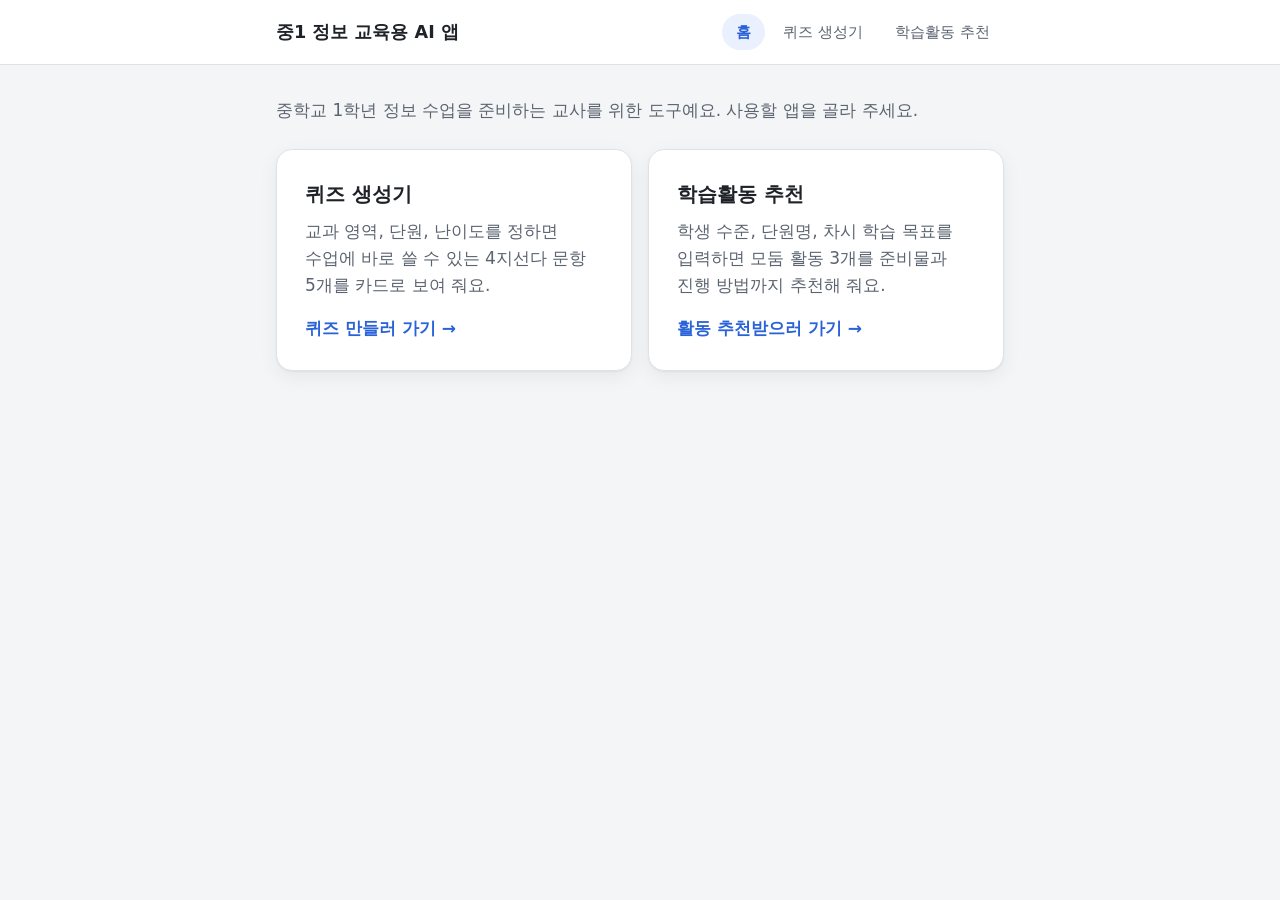
<file: index.html>
<!DOCTYPE html>
<html lang="ko">
<head>
  <meta charset="UTF-8">
  <meta name="viewport" content="width=device-width, initial-scale=1.0">
  <title>중1 정보 교육용 AI 앱</title>
  <link rel="stylesheet" href="style.css">
</head>
<body>
  <header>
    <h1>중1 정보 교육용 AI 앱</h1>
    <nav aria-label="주 메뉴">
      <a href="index.html" aria-current="page">홈</a>
      <a href="quiz.html">퀴즈 생성기</a>
      <a href="activity.html">학습활동 추천</a>
    </nav>
  </header>
  <main>
    <p class="menu-intro">중학교 1학년 정보 수업을 준비하는 교사를 위한 도구예요. 사용할 앱을 골라 주세요.</p>
    <div class="menu-grid">
      <a class="menu-card" href="quiz.html">
        <h2>퀴즈 생성기</h2>
        <p>교과 영역, 단원, 난이도를 정하면 수업에 바로 쓸 수 있는 4지선다 문항 5개를 카드로 보여 줘요.</p>
        <span class="menu-link">퀴즈 만들러 가기 →</span>
      </a>
      <a class="menu-card" href="activity.html">
        <h2>학습활동 추천</h2>
        <p>학생 수준, 단원명, 차시 학습 목표를 입력하면 모둠 활동 3개를 준비물과 진행 방법까지 추천해 줘요.</p>
        <span class="menu-link">활동 추천받으러 가기 →</span>
      </a>
    </div>
  </main>
</body>
</html>
</file>
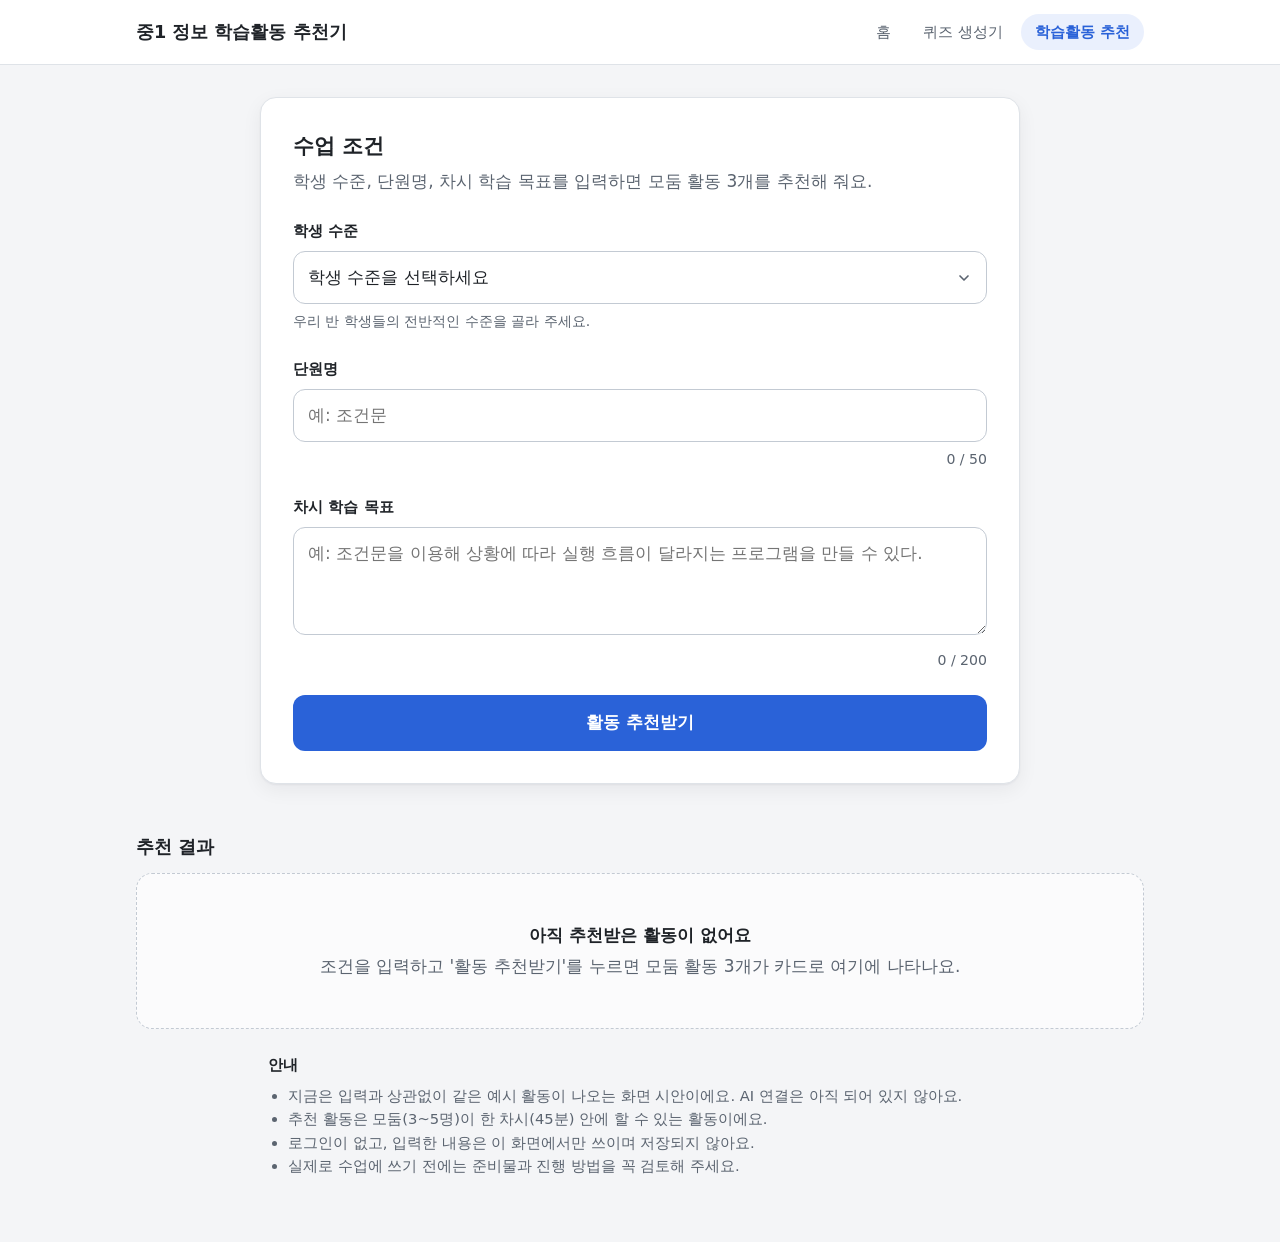
<file: activity.html>
<!DOCTYPE html>
<html lang="ko">
<head>
  <meta charset="UTF-8">
  <meta name="viewport" content="width=device-width, initial-scale=1.0">
  <title>중1 정보 학습활동 추천기</title>
  <link rel="stylesheet" href="style.css">
</head>
<body class="page-wide">
  <header>
    <h1>중1 정보 학습활동 추천기</h1>
    <nav aria-label="주 메뉴">
      <a href="index.html">홈</a>
      <a href="quiz.html">퀴즈 생성기</a>
      <a href="activity.html" aria-current="page">학습활동 추천</a>
    </nav>
  </header>

  <main>
    <section class="card narrow" aria-labelledby="form-title">
      <h2 id="form-title">수업 조건</h2>
      <p class="card-desc">학생 수준, 단원명, 차시 학습 목표를 입력하면 모둠 활동 3개를 추천해 줘요.</p>

      <form id="activity-form" novalidate>
        <fieldset id="form-fields" class="form-fields">
          <legend class="visually-hidden">수업 조건 입력</legend>

          <div class="field">
            <label for="level">학생 수준</label>
            <select id="level" name="level" aria-describedby="level-hint level-error">
              <option value="">학생 수준을 선택하세요</option>
              <option value="기초">기초</option>
              <option value="보통">보통</option>
              <option value="심화">심화</option>
            </select>
            <p id="level-hint" class="hint">우리 반 학생들의 전반적인 수준을 골라 주세요.</p>
            <p id="level-error" class="field-error" hidden></p>
          </div>

          <div class="field">
            <label for="unit">단원명</label>
            <input id="unit" name="unit" type="text" maxlength="50" autocomplete="off"
                   placeholder="예: 조건문" aria-describedby="unit-count unit-error">
            <div class="field-meta">
              <span id="unit-count" class="count" aria-hidden="true">0 / 50</span>
            </div>
            <p id="unit-error" class="field-error" hidden></p>
          </div>

          <div class="field">
            <label for="goal">차시 학습 목표</label>
            <textarea id="goal" name="goal" rows="3" maxlength="200"
                      placeholder="예: 조건문을 이용해 상황에 따라 실행 흐름이 달라지는 프로그램을 만들 수 있다."
                      aria-describedby="goal-count goal-error"></textarea>
            <div class="field-meta">
              <span id="goal-count" class="count" aria-hidden="true">0 / 200</span>
            </div>
            <p id="goal-error" class="field-error" hidden></p>
          </div>
        </fieldset>

        <button id="recommend-btn" class="btn-primary" type="submit">활동 추천받기</button>
      </form>
    </section>

    <div id="status" class="status narrow" role="status" aria-live="polite"></div>

    <section id="result" class="result" aria-labelledby="result-title">
      <h2 id="result-title">추천 결과</h2>

      <div id="result-actions" class="result-actions" hidden>
        <div>
          <p id="result-summary" class="result-summary"></p>
          <p id="result-goal" class="result-sub"></p>
        </div>
        <div class="action-buttons">
          <button id="again-btn" class="btn-secondary" type="button">다른 활동 추천받기</button>
        </div>
      </div>

      <div id="empty-state" class="empty-state">
        <p class="empty-title">아직 추천받은 활동이 없어요</p>
        <p>조건을 입력하고 '활동 추천받기'를 누르면 모둠 활동 3개가 카드로 여기에 나타나요.</p>
      </div>

      <div id="cards" class="activity-cards" hidden></div>
    </section>

    <aside class="notice narrow">
      <h2>안내</h2>
      <ul>
        <li>지금은 입력과 상관없이 같은 예시 활동이 나오는 화면 시안이에요. AI 연결은 아직 되어 있지 않아요.</li>
        <li>추천 활동은 모둠(3~5명)이 한 차시(45분) 안에 할 수 있는 활동이에요.</li>
        <li>로그인이 없고, 입력한 내용은 이 화면에서만 쓰이며 저장되지 않아요.</li>
        <li>실제로 수업에 쓰기 전에는 준비물과 진행 방법을 꼭 검토해 주세요.</li>
      </ul>
    </aside>
  </main>

  <script src="common.js"></script>
  <script src="activity.js"></script>
</body>
</html>
</file>
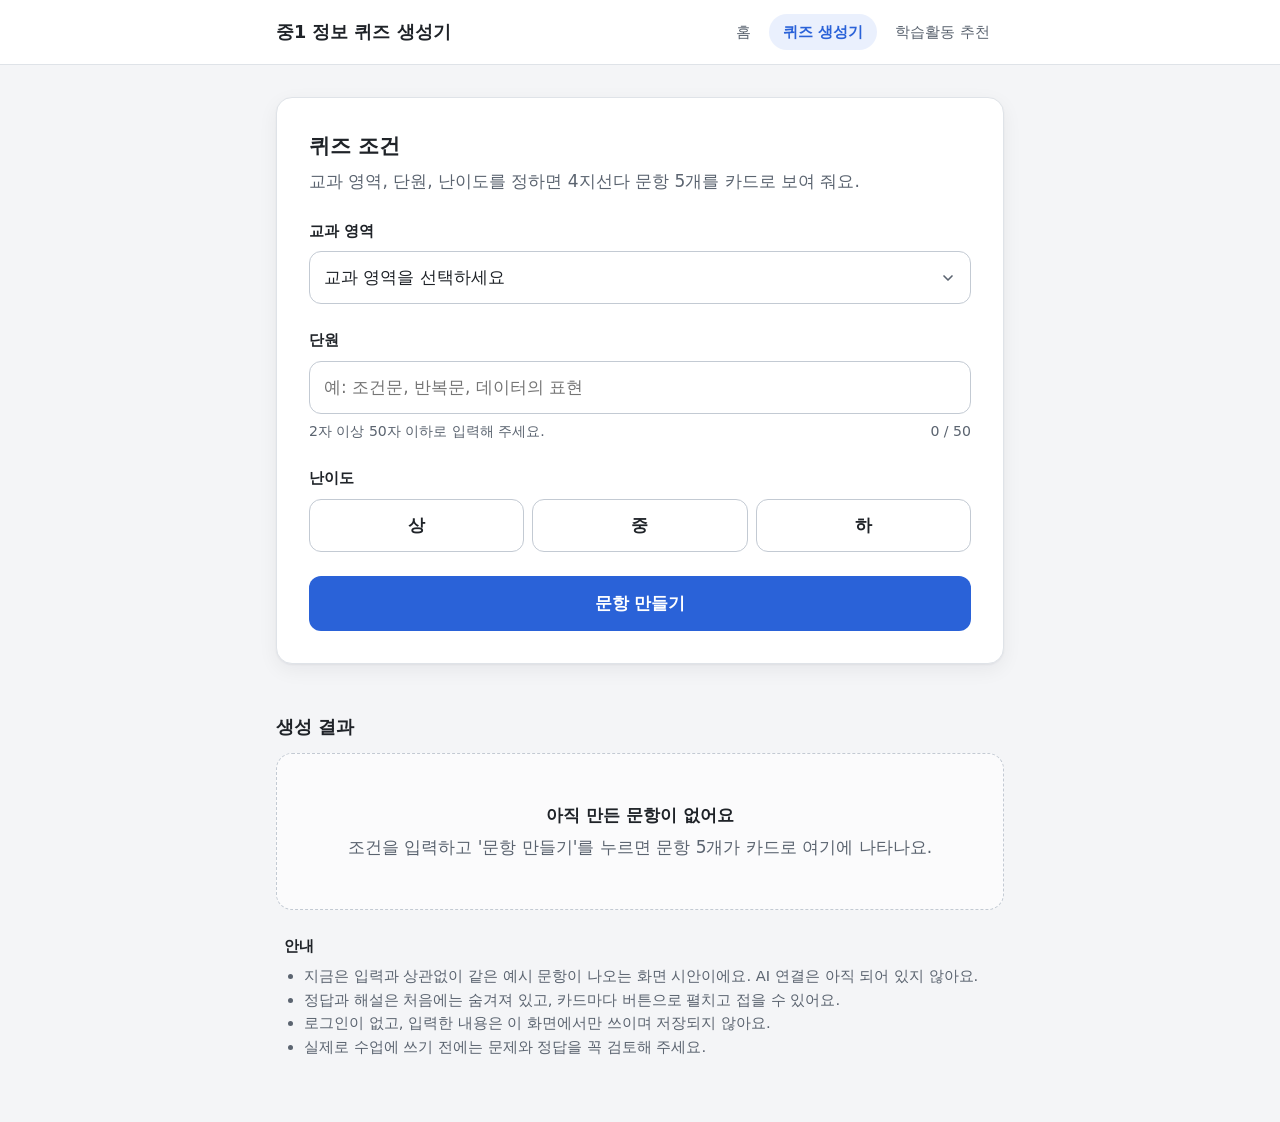
<file: quiz.html>
<!DOCTYPE html>
<html lang="ko">
<head>
  <meta charset="UTF-8">
  <meta name="viewport" content="width=device-width, initial-scale=1.0">
  <title>중1 정보 퀴즈 생성기</title>
  <link rel="stylesheet" href="style.css">
</head>
<body>
  <header>
    <h1>중1 정보 퀴즈 생성기</h1>
    <nav aria-label="주 메뉴">
      <a href="index.html">홈</a>
      <a href="quiz.html" aria-current="page">퀴즈 생성기</a>
      <a href="activity.html">학습활동 추천</a>
    </nav>
  </header>

  <main>
    <section class="card" aria-labelledby="form-title">
      <h2 id="form-title">퀴즈 조건</h2>
      <p class="card-desc">교과 영역, 단원, 난이도를 정하면 4지선다 문항 5개를 카드로 보여 줘요.</p>

      <form id="quiz-form" novalidate>
        <fieldset id="form-fields" class="form-fields">
          <legend class="visually-hidden">퀴즈 조건 입력</legend>

          <div class="field">
            <label for="area">교과 영역</label>
            <select id="area" name="area" aria-describedby="area-error">
              <option value="">교과 영역을 선택하세요</option>
              <option value="컴퓨팅 시스템">컴퓨팅 시스템</option>
              <option value="데이터">데이터</option>
              <option value="알고리즘과 프로그래밍">알고리즘과 프로그래밍</option>
              <option value="인공지능">인공지능</option>
              <option value="디지털 문화">디지털 문화</option>
            </select>
            <p id="area-error" class="field-error" hidden></p>
          </div>

          <div class="field">
            <label for="unit">단원</label>
            <input id="unit" name="unit" type="text" maxlength="50" autocomplete="off"
                   placeholder="예: 조건문, 반복문, 데이터의 표현" aria-describedby="unit-hint unit-error">
            <div class="field-meta">
              <p id="unit-hint" class="hint">2자 이상 50자 이하로 입력해 주세요.</p>
              <span id="unit-count" class="count" aria-hidden="true">0 / 50</span>
            </div>
            <p id="unit-error" class="field-error" hidden></p>
          </div>

          <div class="field">
            <span id="level-label" class="label">난이도</span>
            <div id="level-group" class="segmented" role="radiogroup" aria-labelledby="level-label" aria-describedby="level-error">
              <div class="segment">
                <input type="radio" id="level-high" name="level" value="상">
                <label for="level-high">상</label>
              </div>
              <div class="segment">
                <input type="radio" id="level-mid" name="level" value="중">
                <label for="level-mid">중</label>
              </div>
              <div class="segment">
                <input type="radio" id="level-low" name="level" value="하">
                <label for="level-low">하</label>
              </div>
            </div>
            <p id="level-error" class="field-error" hidden></p>
          </div>
        </fieldset>

        <button id="generate-btn" class="btn-primary" type="submit">문항 만들기</button>
      </form>
    </section>

    <div id="status" class="status" role="status" aria-live="polite"></div>

    <section id="result" class="result" aria-labelledby="result-title">
      <h2 id="result-title">생성 결과</h2>

      <div id="result-actions" class="result-actions" hidden>
        <p id="result-summary" class="result-summary"></p>
        <div class="action-buttons">
          <button id="copy-btn" class="btn-secondary" type="button">전체 복사</button>
          <button id="csv-btn" class="btn-secondary" type="button">엑셀(CSV) 내려받기</button>
          <button id="regen-btn" class="btn-secondary" type="button">다시 만들기</button>
        </div>
      </div>

      <div id="empty-state" class="empty-state">
        <p class="empty-title">아직 만든 문항이 없어요</p>
        <p>조건을 입력하고 '문항 만들기'를 누르면 문항 5개가 카드로 여기에 나타나요.</p>
      </div>

      <div id="cards" class="cards" hidden></div>
    </section>

    <aside class="notice">
      <h2>안내</h2>
      <ul>
        <li>지금은 입력과 상관없이 같은 예시 문항이 나오는 화면 시안이에요. AI 연결은 아직 되어 있지 않아요.</li>
        <li>정답과 해설은 처음에는 숨겨져 있고, 카드마다 버튼으로 펼치고 접을 수 있어요.</li>
        <li>로그인이 없고, 입력한 내용은 이 화면에서만 쓰이며 저장되지 않아요.</li>
        <li>실제로 수업에 쓰기 전에는 문제와 정답을 꼭 검토해 주세요.</li>
      </ul>
    </aside>
  </main>

  <script src="common.js"></script>
  <script src="quiz.js"></script>
</body>
</html>
</file>
<file: style.css>
:root {
  --bg: #f4f5f7;
  --surface: #fff;
  --text: #1f2328;
  --muted: #5b6470;
  --border: #dfe3e8;
  --border-strong: #c3cad3;
  --accent: #2a62d8;
  --accent-hover: #1f4fb3;
  --accent-soft: #eaf0fd;
  --danger: #c62828;
  --danger-soft: #fdeeee;
  --success: #1e7a34;
  --success-soft: #eaf6ee;
  --radius: 16px;
  --radius-sm: 12px;
  --shadow: 0 1px 2px rgba(16, 24, 40, 0.05), 0 6px 20px rgba(16, 24, 40, 0.06);
}

* {
  box-sizing: border-box;
}

body {
  --page-width: 760px;
  margin: 0;
  font-family: "Pretendard", "Apple SD Gothic Neo", "Malgun Gothic", system-ui, sans-serif;
  font-size: 17px;
  line-height: 1.6;
  word-break: keep-all;
  overflow-wrap: break-word;
  color: var(--text);
  background: var(--bg);
}

body.page-wide {
  --page-width: 1040px;
}

:focus-visible {
  outline: 3px solid rgba(42, 98, 216, 0.45);
  outline-offset: 2px;
}

[hidden] {
  display: none !important;
}

.visually-hidden {
  position: absolute;
  width: 1px;
  height: 1px;
  margin: -1px;
  padding: 0;
  overflow: hidden;
  clip: rect(0, 0, 0, 0);
  white-space: nowrap;
  border: 0;
}

/* 헤더 */
header {
  display: flex;
  flex-wrap: wrap;
  align-items: center;
  justify-content: space-between;
  gap: 8px 16px;
  padding: 14px max(16px, calc((100% - var(--page-width)) / 2 + 16px));
  background: var(--surface);
  border-bottom: 1px solid var(--border);
}

header h1 {
  margin: 0;
  font-size: 1.1rem;
  font-weight: 700;
}

nav {
  display: flex;
  flex-wrap: wrap;
  gap: 4px;
}

nav a {
  padding: 6px 14px;
  border-radius: 999px;
  color: var(--muted);
  font-size: 0.95rem;
  text-decoration: none;
}

nav a:hover {
  background: var(--bg);
  color: var(--text);
}

nav a[aria-current="page"] {
  background: var(--accent-soft);
  color: var(--accent);
  font-weight: 600;
}

/* 본문 레이아웃 */
main {
  display: grid;
  gap: 24px;
  max-width: var(--page-width);
  margin: 32px auto 64px;
  padding: 0 16px;
}

.narrow {
  width: 100%;
  max-width: 760px;
  margin-inline: auto;
}

/* 흰 카드 */
.card {
  padding: 32px;
  background: var(--surface);
  border: 1px solid var(--border);
  border-radius: var(--radius);
  box-shadow: var(--shadow);
}

.card h2 {
  margin: 0 0 4px;
  font-size: 1.3rem;
}

.card-desc {
  margin: 0 0 24px;
  color: var(--muted);
}

/* 입력 폼 */
.form-fields {
  display: grid;
  gap: 24px;
  min-width: 0;
  margin: 0 0 24px;
  padding: 0;
  border: 0;
}

.field {
  min-width: 0;
}

.field > label,
.label {
  display: block;
  margin-bottom: 8px;
  font-size: 0.95rem;
  font-weight: 600;
}

select,
input[type="text"],
textarea {
  width: 100%;
  padding: 12px 14px;
  font: inherit;
  color: var(--text);
  background: var(--surface);
  border: 1px solid var(--border-strong);
  border-radius: var(--radius-sm);
}

textarea {
  resize: vertical;
  min-height: 96px;
}

select {
  padding-right: 40px;
  appearance: none;
  background-image: url("data:image/svg+xml,%3Csvg xmlns='http://www.w3.org/2000/svg' width='16' height='16' viewBox='0 0 24 24' fill='none' stroke='%235b6470' stroke-width='2.5' stroke-linecap='round' stroke-linejoin='round'%3E%3Cpath d='m6 9 6 6 6-6'/%3E%3C/svg%3E");
  background-repeat: no-repeat;
  background-position: right 14px center;
}

select:focus,
input[type="text"]:focus,
textarea:focus {
  border-color: var(--accent);
  outline: 3px solid rgba(42, 98, 216, 0.25);
  outline-offset: 0;
}

select:disabled,
input:disabled,
textarea:disabled {
  background-color: #f1f2f4;
  color: #8a919b;
}

[aria-invalid="true"] {
  border-color: var(--danger);
}

.field-meta {
  display: flex;
  justify-content: space-between;
  gap: 12px;
  margin-top: 6px;
}

.hint,
.count {
  margin: 6px 0 0;
  color: var(--muted);
  font-size: 0.88rem;
}

.field-meta .hint,
.field-meta .count {
  margin: 0;
}

.field-meta .count {
  margin-left: auto;
}

.field-error {
  margin: 6px 0 0;
  color: var(--danger);
  font-size: 0.92rem;
  font-weight: 600;
}

/* 난이도 선택 */
.segmented {
  display: grid;
  grid-template-columns: repeat(3, 1fr);
  gap: 8px;
}

.segment {
  position: relative;
}

.segment input {
  position: absolute;
  inset: 0;
  opacity: 0;
  margin: 0;
  cursor: pointer;
}

.segment label {
  display: block;
  padding: 12px;
  text-align: center;
  font-weight: 600;
  border: 1px solid var(--border-strong);
  border-radius: var(--radius-sm);
  background: var(--surface);
  cursor: pointer;
}

.segment input:checked + label {
  border-color: var(--accent);
  background: var(--accent-soft);
  color: var(--accent);
  box-shadow: inset 0 0 0 1px var(--accent);
}

.segment input:checked + label::before {
  content: "✓ ";
}

.segment input:focus-visible + label {
  outline: 3px solid rgba(42, 98, 216, 0.45);
  outline-offset: 2px;
}

.segmented[aria-invalid="true"] .segment label {
  border-color: var(--danger);
}

/* 버튼 */
button {
  font: inherit;
  cursor: pointer;
}

button:disabled {
  cursor: not-allowed;
}

.btn-primary {
  width: 100%;
  padding: 14px 20px;
  color: #fff;
  font-weight: 700;
  background: var(--accent);
  border: 0;
  border-radius: var(--radius-sm);
}

.btn-primary:hover:not(:disabled) {
  background: var(--accent-hover);
}

.btn-primary:disabled {
  background: #9db6ea;
}

.btn-secondary {
  padding: 9px 16px;
  color: var(--text);
  font-size: 0.95rem;
  font-weight: 600;
  background: var(--surface);
  border: 1px solid var(--border-strong);
  border-radius: var(--radius-sm);
}

.btn-secondary:hover:not(:disabled) {
  background: var(--bg);
}

.btn-secondary:disabled {
  color: #9aa1ab;
  background: #f4f5f7;
}

/* 생성 상태 영역 */
.status {
  margin-block: 0;
  font-weight: 500;
}

.status:not(:empty) {
  display: flex;
  align-items: center;
  gap: 10px;
  padding: 12px 16px;
  border-radius: var(--radius-sm);
}

.status-loading {
  color: var(--accent);
  background: var(--accent-soft);
}

.status-success {
  color: var(--success);
  background: var(--success-soft);
}

.status-error {
  color: var(--danger);
  background: var(--danger-soft);
  font-weight: 600;
}

.spinner {
  flex: none;
  width: 18px;
  height: 18px;
  border: 2.5px solid #bcd0f6;
  border-top-color: var(--accent);
  border-radius: 50%;
  animation: spin 0.8s linear infinite;
}

@keyframes spin {
  to { transform: rotate(360deg); }
}

/* 결과 영역 */
.result > h2 {
  margin: 0 0 12px;
  font-size: 1.15rem;
}

.empty-state {
  padding: 48px 24px;
  text-align: center;
  color: var(--muted);
  background: rgba(255, 255, 255, 0.6);
  border: 1.5px dashed var(--border-strong);
  border-radius: var(--radius);
}

.empty-state p {
  margin: 0;
}

.empty-state .empty-title {
  margin-bottom: 4px;
  color: var(--text);
  font-weight: 600;
}

/* 결과 작업 영역 */
.result-actions {
  display: flex;
  flex-wrap: wrap;
  align-items: center;
  justify-content: space-between;
  gap: 12px 16px;
  margin-bottom: 16px;
}

.result-summary {
  margin: 0;
  font-weight: 600;
}

.result-sub {
  margin: 2px 0 0;
  color: var(--muted);
  font-size: 0.92rem;
  font-weight: 400;
}

.action-buttons {
  display: flex;
  flex-wrap: wrap;
  gap: 8px;
}

/* 퀴즈 카드 */
.cards {
  display: grid;
  gap: 16px;
}

.quiz-card,
.activity-card {
  padding: 24px 28px;
  background: var(--surface);
  border: 1px solid var(--border);
  border-radius: var(--radius);
  box-shadow: var(--shadow);
}

.quiz-number {
  display: inline-block;
  margin: 0 0 8px;
  padding: 2px 12px;
  color: var(--accent);
  font-size: 0.9rem;
  font-weight: 700;
  background: var(--accent-soft);
  border-radius: 999px;
}

.quiz-question {
  margin: 0 0 16px;
  font-size: 1.15rem;
  line-height: 1.55;
}

.quiz-choices {
  display: grid;
  gap: 8px;
  margin: 0 0 16px;
  padding: 0;
  list-style: none;
}

.quiz-choice {
  padding: 10px 14px;
  background: #fafbfc;
  border: 1px solid var(--border);
  border-radius: var(--radius-sm);
}

.quiz-choice.is-correct {
  font-weight: 600;
  color: var(--success);
  background: var(--success-soft);
  border-color: var(--success);
}

.choice-mark {
  margin-right: 8px;
}

.quiz-answer {
  margin-top: 12px;
  padding: 12px 16px;
  background: var(--accent-soft);
  border-radius: var(--radius-sm);
}

.quiz-answer p {
  margin: 0;
}

.answer-text {
  margin-bottom: 4px !important;
  font-weight: 700;
}

/* 활동 카드 */
.activity-cards {
  display: grid;
  grid-template-columns: repeat(3, minmax(0, 1fr));
  gap: 16px;
}

.activity-card {
  padding: 24px;
}

.activity-number {
  margin: 0 0 4px;
  color: var(--accent);
  font-size: 0.9rem;
  font-weight: 700;
}

.activity-title {
  margin: 0 0 16px;
  font-size: 1.2rem;
  font-weight: 800;
  line-height: 1.4;
}

.activity-card h4 {
  margin: 16px 0 6px;
  color: var(--muted);
  font-size: 0.88rem;
  font-weight: 700;
}

.activity-card ul,
.activity-card ol {
  margin: 0;
  padding-left: 22px;
}

.activity-card li + li {
  margin-top: 4px;
}

.activity-time {
  margin: 0;
  font-weight: 700;
}

/* 안내 영역 */
.notice {
  padding: 0 8px;
  color: var(--muted);
  font-size: 0.92rem;
}

.notice h2 {
  margin: 0 0 6px;
  color: var(--text);
  font-size: 0.95rem;
}

.notice ul {
  margin: 0;
  padding-left: 20px;
}

/* 메뉴(index) */
.menu-intro {
  margin: 0;
  color: var(--muted);
}

.menu-grid {
  display: grid;
  grid-template-columns: repeat(auto-fit, minmax(280px, 1fr));
  gap: 16px;
}

.menu-card {
  display: block;
  padding: 28px;
  color: inherit;
  text-decoration: none;
  background: var(--surface);
  border: 1px solid var(--border);
  border-radius: var(--radius);
  box-shadow: var(--shadow);
}

.menu-card:hover {
  border-color: var(--accent);
}

.menu-card h2 {
  margin: 0 0 8px;
  font-size: 1.25rem;
}

.menu-card p {
  margin: 0 0 16px;
  color: var(--muted);
}

.menu-link {
  color: var(--accent);
  font-weight: 700;
}

@media (max-width: 860px) {
  .activity-cards {
    grid-template-columns: 1fr;
  }
}

@media (max-width: 600px) {
  .card {
    padding: 20px;
  }

  .quiz-card {
    padding: 20px;
  }

  .action-buttons .btn-secondary {
    flex: 1 1 auto;
  }
}

@media (prefers-reduced-motion: reduce) {
  .spinner {
    animation-duration: 2.4s;
  }
}
</file>
